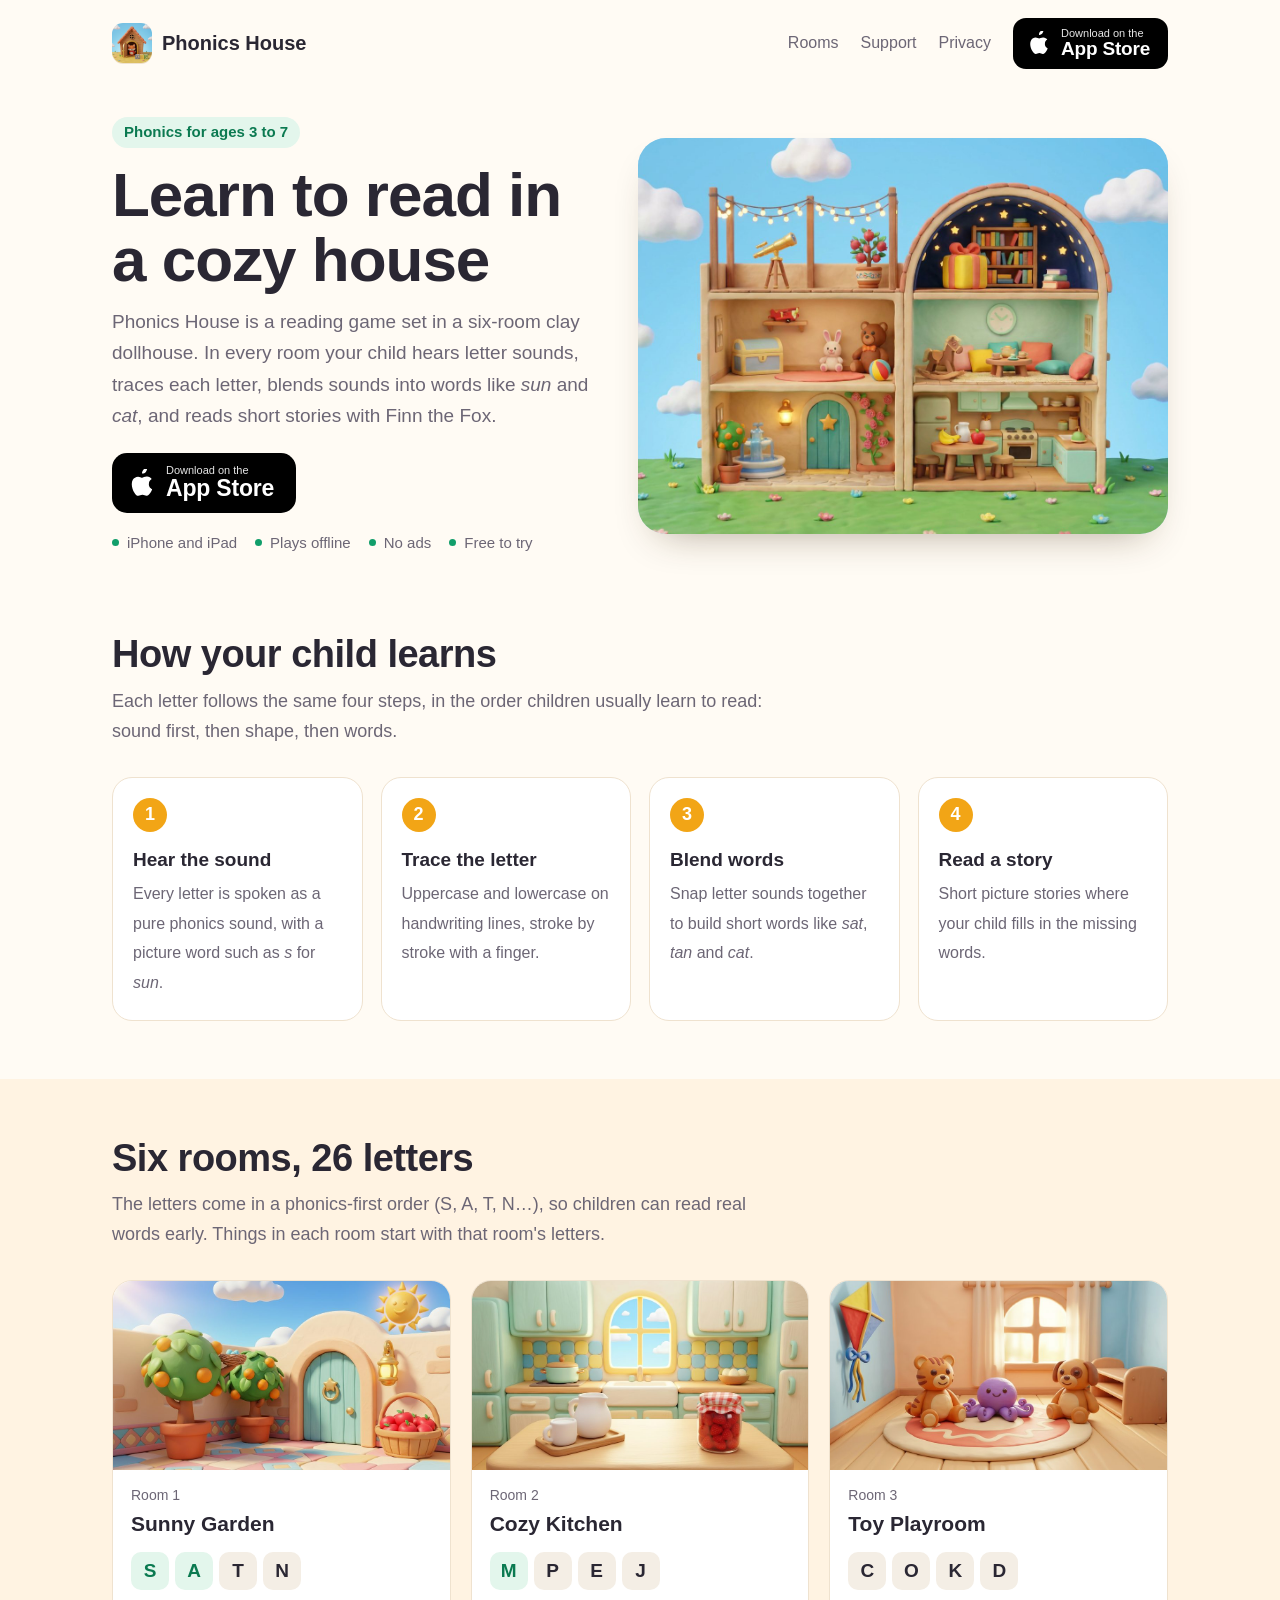
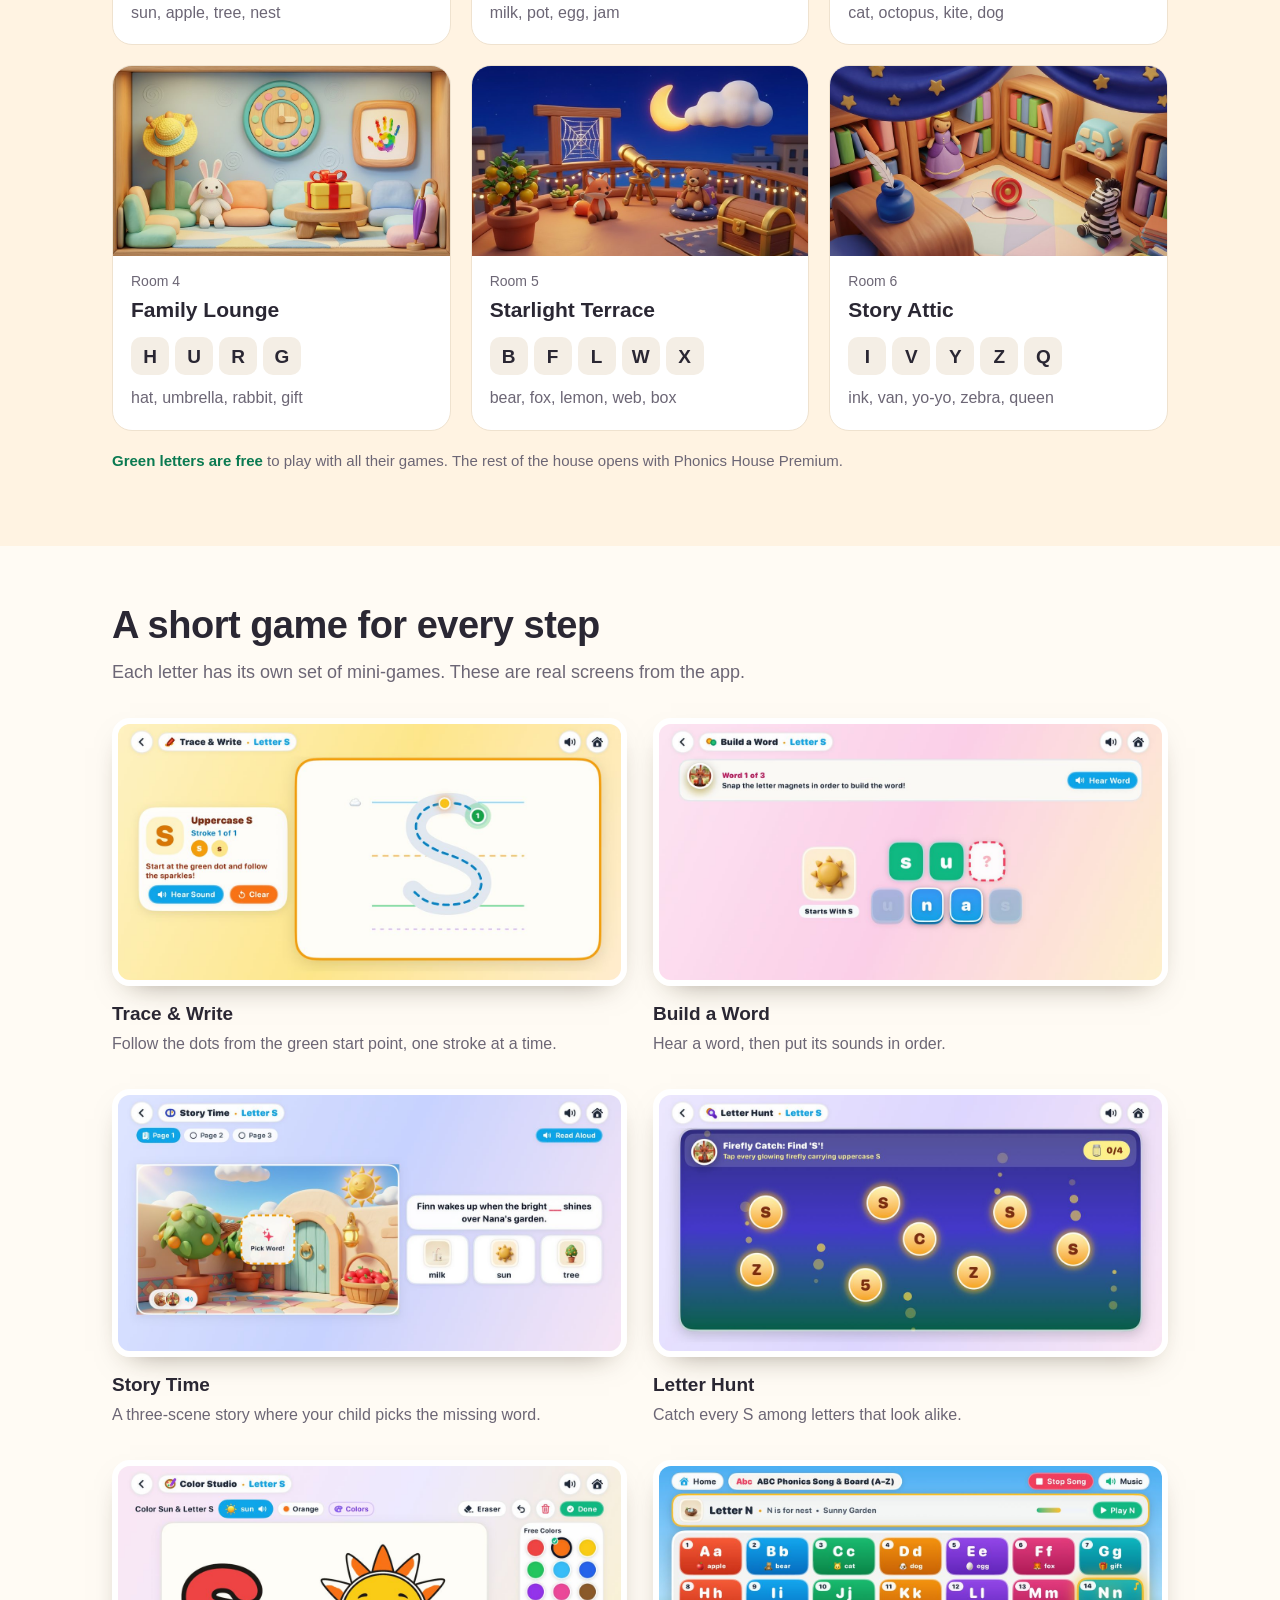
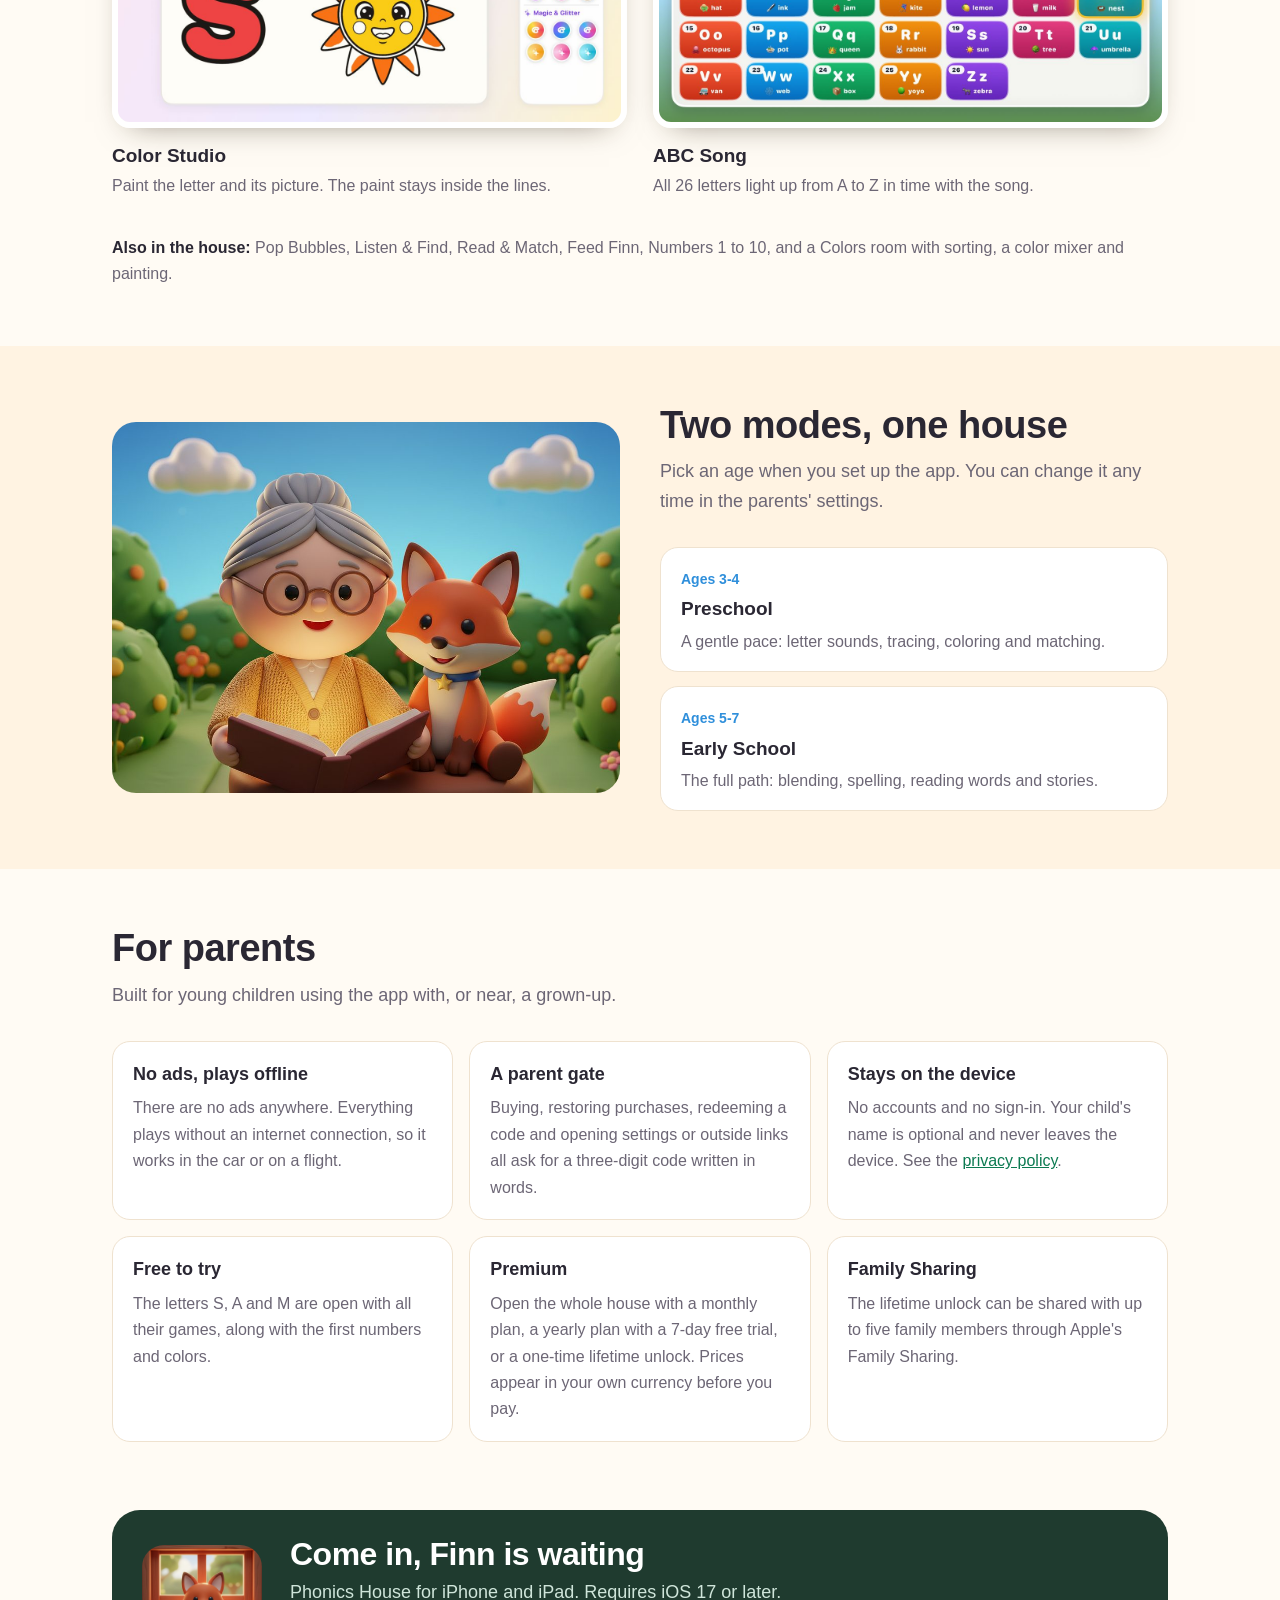
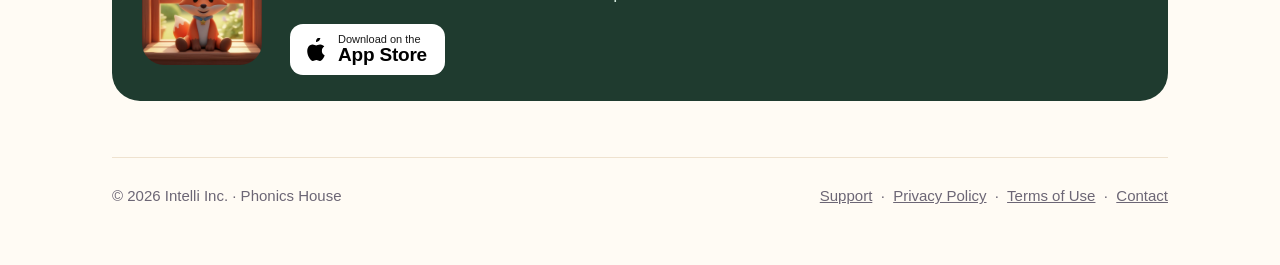
<file: index.html>
<!DOCTYPE html>
<html lang="en">
<head>
<meta charset="utf-8">
<meta name="viewport" content="width=device-width, initial-scale=1">
<title>Phonics House: Learn to Read for Kids 3-7</title>
<meta name="description" content="A phonics reading game for children aged 3 to 7. Six rooms, 26 letters, letter tracing, blending and first stories with Finn the Fox. Works offline, no ads. For iPhone and iPad.">
<link rel="icon" href="assets/favicon.png">
<link rel="apple-touch-icon" href="assets/apple-touch-icon.png">
<link rel="stylesheet" href="assets/site.css">
<meta property="og:title" content="Phonics House: Learn to Read">
<meta property="og:description" content="Phonics for ages 3 to 7 in a cozy six-room house. Letter sounds, tracing, blending and first stories.">
<meta property="og:image" content="https://barqawiz.github.io/kids-learning/assets/og-image.jpg">
<meta name="twitter:card" content="summary_large_image">
</head>
<body>

<div class="wrap">
  <nav class="nav">
    <a class="brand" href="./"><img src="assets/icon.png" alt="" width="40" height="40">Phonics House</a>
    <div class="links">
      <a class="opt" href="#rooms">Rooms</a>
      <a href="support.html">Support</a>
      <a href="privacy.html">Privacy</a>
      <a class="appstore" href="https://apps.apple.com/app/id6837366294" aria-label="Download on the App Store"><svg viewBox="0 0 384 512" aria-hidden="true"><path d="M318.7 268c-.2-37 16.6-65 50.5-85-19-27-47.5-42-85-45-36-3-75 21-89 21-15 0-49-20-76-19-39 .6-75 23-95 58-41 71-10 176 29 234 19 28 42 59 72 58 29-1 40-19 75-19 35 0 45 19 76 18 31-1 51-28 70-56 22-32 31-63 31-65-1-1-60-23-60-90zM262 53c16-20 27-47 24-74-23 1-51 15-68 34-15 17-29 45-25 71 26 2 53-12 69-31z"/></svg><span><small>Download on the</small><strong>App Store</strong></span></a>
    </div>
  </nav>

  <header class="hero">
    <div>
      <span class="eyebrow">Phonics for ages 3 to 7</span>
      <h1>Learn to read in a cozy house</h1>
      <p>Phonics House is a reading game set in a six-room clay dollhouse. In every room your child hears letter sounds, traces each letter, blends sounds into words like <i>sun</i> and <i>cat</i>, and reads short stories with Finn the Fox.</p>
      <a class="appstore lg" href="https://apps.apple.com/app/id6837366294" aria-label="Download on the App Store"><svg viewBox="0 0 384 512" aria-hidden="true"><path d="M318.7 268c-.2-37 16.6-65 50.5-85-19-27-47.5-42-85-45-36-3-75 21-89 21-15 0-49-20-76-19-39 .6-75 23-95 58-41 71-10 176 29 234 19 28 42 59 72 58 29-1 40-19 75-19 35 0 45 19 76 18 31-1 51-28 70-56 22-32 31-63 31-65-1-1-60-23-60-90zM262 53c16-20 27-47 24-74-23 1-51 15-68 34-15 17-29 45-25 71 26 2 53-12 69-31z"/></svg><span><small>Download on the</small><strong>App Store</strong></span></a>
      <ul class="facts">
        <li>iPhone and iPad</li>
        <li>Plays offline</li>
        <li>No ads</li>
        <li>Free to try</li>
      </ul>
    </div>
    <div class="hero-art"><img src="assets/house.jpg" alt="The Phonics House: a clay dollhouse cut open to show a garden, kitchen, playroom, lounge, rooftop terrace and a starry attic library" width="1200" height="896"></div>
  </header>
</div>

<section>
  <div class="wrap">
    <h2>How your child learns</h2>
    <p class="lead">Each letter follows the same four steps, in the order children usually learn to read: sound first, then shape, then words.</p>
    <ol class="steps">
      <li><b>Hear the sound</b><span>Every letter is spoken as a pure phonics sound, with a picture word such as <i>s</i> for <i>sun</i>.</span></li>
      <li><b>Trace the letter</b><span>Uppercase and lowercase on handwriting lines, stroke by stroke with a finger.</span></li>
      <li><b>Blend words</b><span>Snap letter sounds together to build short words like <i>sat</i>, <i>tan</i> and <i>cat</i>.</span></li>
      <li><b>Read a story</b><span>Short picture stories where your child fills in the missing words.</span></li>
    </ol>
  </div>
</section>

<section class="tint" id="rooms">
  <div class="wrap">
    <h2>Six rooms, 26 letters</h2>
    <p class="lead">The letters come in a phonics-first order (S, A, T, N…), so children can read real words early. Things in each room start with that room's letters.</p>
    <div class="rooms">

      <article class="room">
        <img src="assets/room-1.jpg" alt="Sunny Garden: a garden wall with a blue door, orange trees and a basket of apples" width="960" height="549" loading="lazy">
        <div class="body">
          <div class="num">Room 1</div>
          <h3>Sunny Garden</h3>
          <ul class="tiles"><li class="free">S</li><li class="free">A</li><li>T</li><li>N</li></ul>
          <p>sun, apple, tree, nest</p>
        </div>
      </article>

      <article class="room">
        <img src="assets/room-2.jpg" alt="Cozy Kitchen: a pastel kitchen with a milk jug, cups and a jar of jam" width="960" height="549" loading="lazy">
        <div class="body">
          <div class="num">Room 2</div>
          <h3>Cozy Kitchen</h3>
          <ul class="tiles"><li class="free">M</li><li>P</li><li>E</li><li>J</li></ul>
          <p>milk, pot, egg, jam</p>
        </div>
      </article>

      <article class="room">
        <img src="assets/room-3.jpg" alt="Toy Playroom: a teddy bear, a purple octopus, a puppy and a kite" width="960" height="549" loading="lazy">
        <div class="body">
          <div class="num">Room 3</div>
          <h3>Toy Playroom</h3>
          <ul class="tiles"><li>C</li><li>O</li><li>K</li><li>D</li></ul>
          <p>cat, octopus, kite, dog</p>
        </div>
      </article>

      <article class="room">
        <img src="assets/room-4.jpg" alt="Family Lounge: a sofa with a rabbit, a gift box, a hat and an umbrella" width="960" height="549" loading="lazy">
        <div class="body">
          <div class="num">Room 4</div>
          <h3>Family Lounge</h3>
          <ul class="tiles"><li>H</li><li>U</li><li>R</li><li>G</li></ul>
          <p>hat, umbrella, rabbit, gift</p>
        </div>
      </article>

      <article class="room">
        <img src="assets/room-5.jpg" alt="Starlight Terrace: a rooftop at night with a moon, a telescope, a bear and a lemon tree" width="960" height="549" loading="lazy">
        <div class="body">
          <div class="num">Room 5</div>
          <h3>Starlight Terrace</h3>
          <ul class="tiles"><li>B</li><li>F</li><li>L</li><li>W</li><li>X</li></ul>
          <p>bear, fox, lemon, web, box</p>
        </div>
      </article>

      <article class="room">
        <img src="assets/room-6.jpg" alt="Story Attic: a library under a starry curtain with books, an ink pot, a toy van and a zebra" width="960" height="549" loading="lazy">
        <div class="body">
          <div class="num">Room 6</div>
          <h3>Story Attic</h3>
          <ul class="tiles"><li>I</li><li>V</li><li>Y</li><li>Z</li><li>Q</li></ul>
          <p>ink, van, yo-yo, zebra, queen</p>
        </div>
      </article>

    </div>
    <p class="note"><b>Green letters are free</b> to play with all their games. The rest of the house opens with Phonics House Premium.</p>
  </div>
</section>

<section>
  <div class="wrap">
    <h2>A short game for every step</h2>
    <p class="lead">Each letter has its own set of mini-games. These are real screens from the app.</p>
    <div class="screens">
      <div class="screen"><figure><img src="assets/screens/trace.jpg" alt="Trace and Write: tracing an uppercase S on handwriting lines" width="1280" height="666" loading="lazy"><figcaption><b>Trace &amp; Write</b><span>Follow the dots from the green start point, one stroke at a time.</span></figcaption></figure></div>
      <div class="screen"><figure><img src="assets/screens/build.jpg" alt="Build a Word: the letters s and u placed, with n still to add" width="1280" height="666" loading="lazy"><figcaption><b>Build a Word</b><span>Hear a word, then put its sounds in order.</span></figcaption></figure></div>
      <div class="screen"><figure><img src="assets/screens/story.jpg" alt="Story Time: a sentence with a missing word and three picture choices" width="1280" height="666" loading="lazy"><figcaption><b>Story Time</b><span>A three-scene story where your child picks the missing word.</span></figcaption></figure></div>
      <div class="screen"><figure><img src="assets/screens/hunt.jpg" alt="Letter Hunt: glowing letters floating on a night sky" width="1280" height="666" loading="lazy"><figcaption><b>Letter Hunt</b><span>Catch every S among letters that look alike.</span></figcaption></figure></div>
      <div class="screen"><figure><img src="assets/screens/color.jpg" alt="Color Studio: a red letter S next to a painted smiling sun" width="1280" height="666" loading="lazy"><figcaption><b>Color Studio</b><span>Paint the letter and its picture. The paint stays inside the lines.</span></figcaption></figure></div>
      <div class="screen"><figure><img src="assets/screens/abc.jpg" alt="ABC Song board with all 26 letters" width="1280" height="666" loading="lazy"><figcaption><b>ABC Song</b><span>All 26 letters light up from A to Z in time with the song.</span></figcaption></figure></div>
    </div>
    <p class="also"><b>Also in the house:</b> Pop Bubbles, Listen &amp; Find, Read &amp; Match, Feed Finn, Numbers 1 to 10, and a Colors room with sorting, a color mixer and painting.</p>
  </div>
</section>

<section class="tint">
  <div class="wrap split">
    <div class="art"><img src="assets/nana-and-finn.jpg" alt="Nana reading a book outdoors with Finn the Fox beside her" width="1000" height="730" loading="lazy"></div>
    <div>
      <h2>Two modes, one house</h2>
      <p class="lead">Pick an age when you set up the app. You can change it any time in the parents' settings.</p>
      <div class="modes">
        <div class="mode"><span class="age">Ages 3-4</span><h3>Preschool</h3><p>A gentle pace: letter sounds, tracing, coloring and matching.</p></div>
        <div class="mode"><span class="age">Ages 5-7</span><h3>Early School</h3><p>The full path: blending, spelling, reading words and stories.</p></div>
      </div>
    </div>
  </div>
</section>

<section>
  <div class="wrap">
    <h2>For parents</h2>
    <p class="lead">Built for young children using the app with, or near, a grown-up.</p>
    <div class="boxes">
      <div class="box"><h3>No ads, plays offline</h3><p>There are no ads anywhere. Everything plays without an internet connection, so it works in the car or on a flight.</p></div>
      <div class="box"><h3>A parent gate</h3><p>Buying, restoring purchases, redeeming a code and opening settings or outside links all ask for a three-digit code written in words.</p></div>
      <div class="box"><h3>Stays on the device</h3><p>No accounts and no sign-in. Your child's name is optional and never leaves the device. See the <a href="privacy.html">privacy policy</a>.</p></div>
      <div class="box"><h3>Free to try</h3><p>The letters S, A and M are open with all their games, along with the first numbers and colors.</p></div>
      <div class="box"><h3>Premium</h3><p>Open the whole house with a monthly plan, a yearly plan with a 7-day free trial, or a one-time lifetime unlock. Prices appear in your own currency before you pay.</p></div>
      <div class="box"><h3>Family Sharing</h3><p>The lifetime unlock can be shared with up to five family members through Apple's Family Sharing.</p></div>
    </div>
  </div>
</section>

<div class="wrap">
  <div class="band">
    <img src="assets/finn.jpg" alt="Finn the Fox sitting by a window" width="120" height="120" loading="lazy">
    <div>
      <h2>Come in, Finn is waiting</h2>
      <p>Phonics House for iPhone and iPad. Requires iOS 17 or later.</p>
      <a class="appstore" href="https://apps.apple.com/app/id6837366294" aria-label="Download on the App Store"><svg viewBox="0 0 384 512" aria-hidden="true"><path d="M318.7 268c-.2-37 16.6-65 50.5-85-19-27-47.5-42-85-45-36-3-75 21-89 21-15 0-49-20-76-19-39 .6-75 23-95 58-41 71-10 176 29 234 19 28 42 59 72 58 29-1 40-19 75-19 35 0 45 19 76 18 31-1 51-28 70-56 22-32 31-63 31-65-1-1-60-23-60-90zM262 53c16-20 27-47 24-74-23 1-51 15-68 34-15 17-29 45-25 71 26 2 53-12 69-31z"/></svg><span><small>Download on the</small><strong>App Store</strong></span></a>
    </div>
  </div>

  <footer>
    <div class="row">
      <div>&copy; 2026 Intelli Inc. &middot; Phonics House</div>
      <div>
        <a href="support.html">Support</a> &nbsp;&middot;&nbsp;
        <a href="privacy.html">Privacy Policy</a> &nbsp;&middot;&nbsp;
        <a href="https://www.apple.com/legal/internet-services/itunes/dev/stdeula/">Terms of Use</a> &nbsp;&middot;&nbsp;
        <a href="mailto:intellinode.comp@gmail.com">Contact</a>
      </div>
    </div>
  </footer>
</div>

</body>
</html>
</file>
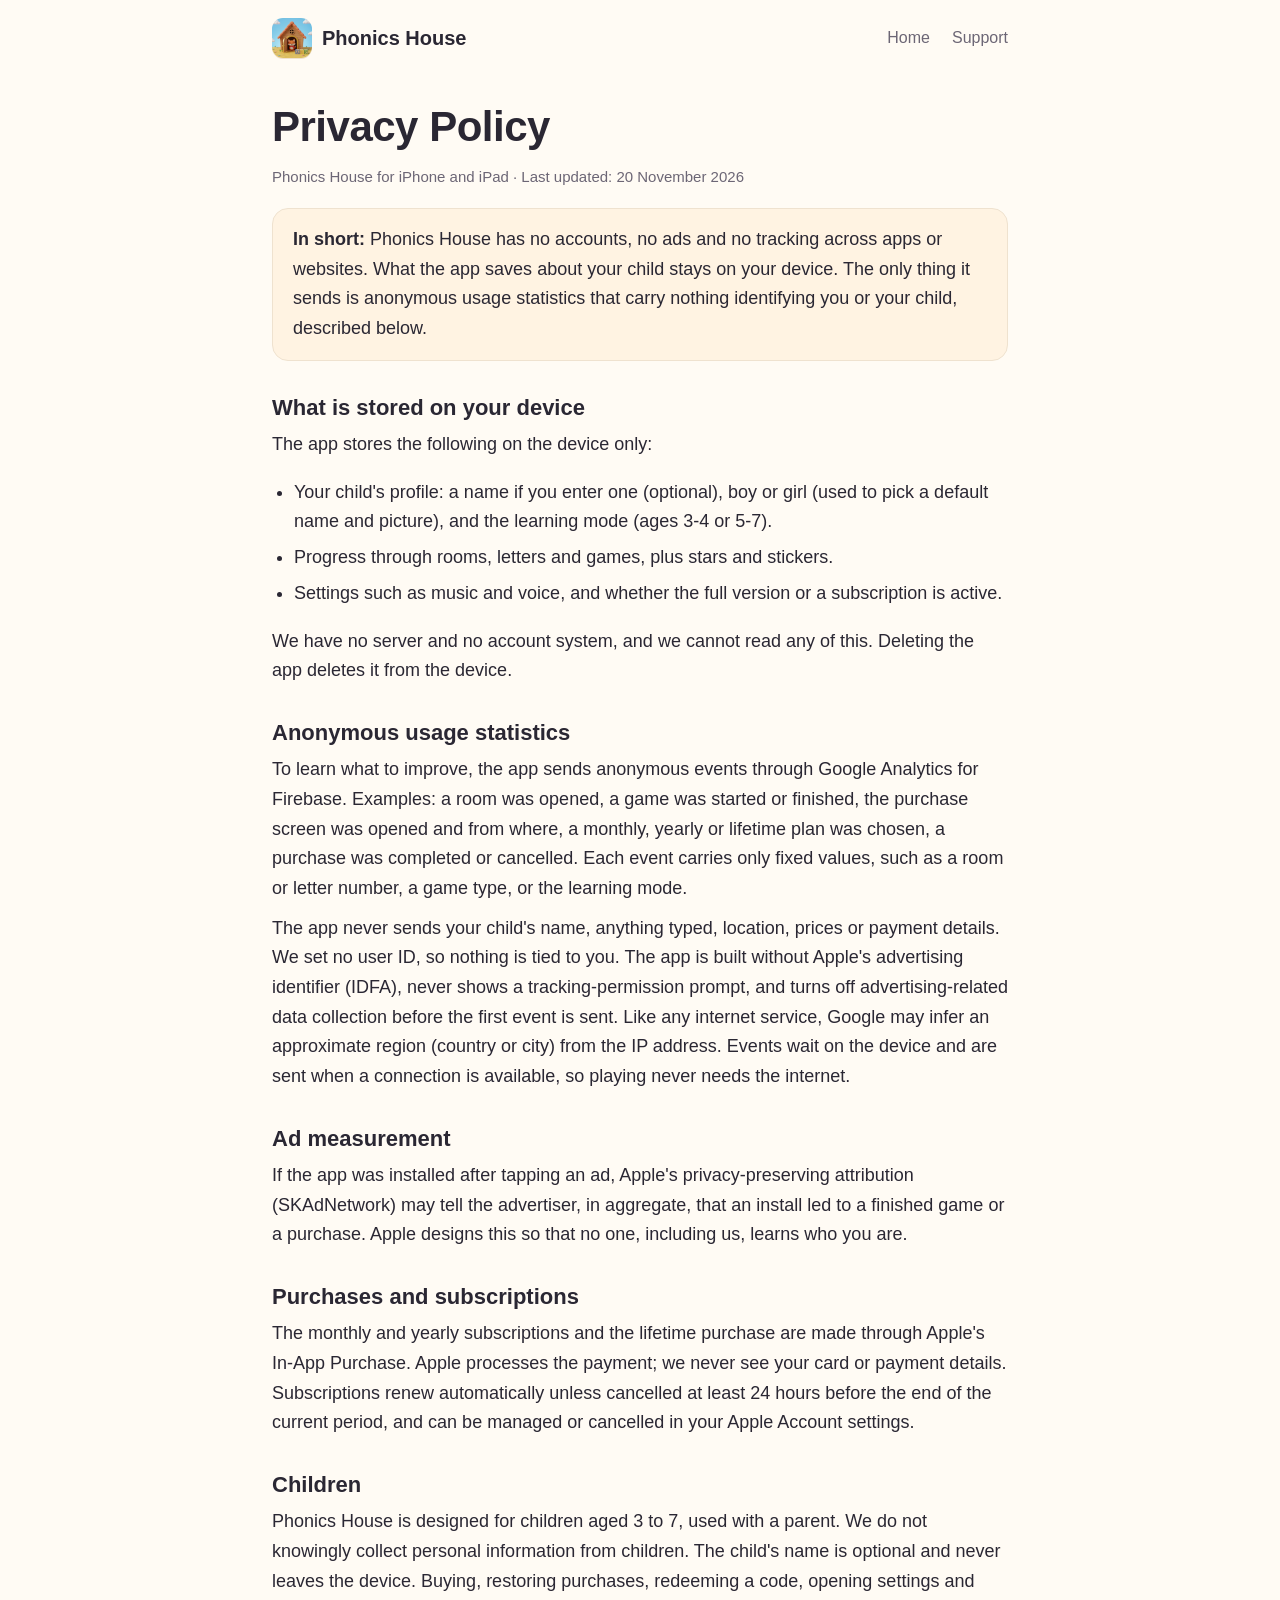
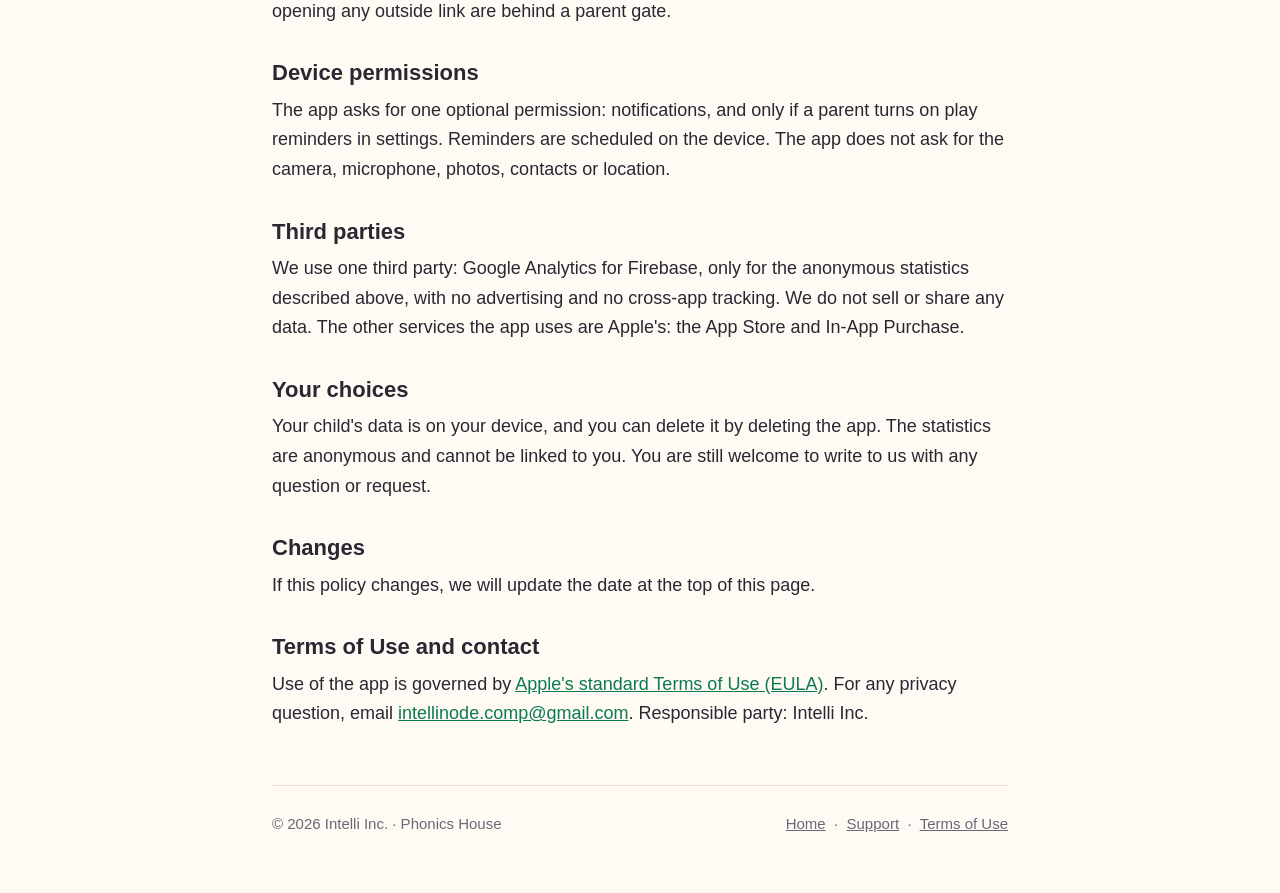
<file: privacy.html>
<!DOCTYPE html>
<html lang="en">
<head>
<meta charset="utf-8">
<meta name="viewport" content="width=device-width, initial-scale=1">
<title>Privacy Policy · Phonics House</title>
<meta name="description" content="Privacy Policy for Phonics House, a phonics reading game for children aged 3 to 7.">
<link rel="icon" href="assets/favicon.png">
<link rel="apple-touch-icon" href="assets/apple-touch-icon.png">
<link rel="stylesheet" href="assets/site.css">
</head>
<body>
<div class="wrap narrow">

  <nav class="nav">
    <a class="brand" href="./"><img src="assets/icon.png" alt="" width="40" height="40">Phonics House</a>
    <div class="links"><a href="./">Home</a><a href="support.html">Support</a></div>
  </nav>

  <main class="doc">
    <h1>Privacy Policy</h1>
    <p class="meta">Phonics House for iPhone and iPad &middot; Last updated: 20 November 2026</p>

    <div class="summary"><strong>In short:</strong> Phonics House has no accounts, no ads and no tracking across apps or websites. What the app saves about your child stays on your device. The only thing it sends is anonymous usage statistics that carry nothing identifying you or your child, described below.</div>

    <h2>What is stored on your device</h2>
    <p>The app stores the following on the device only:</p>
    <ul>
      <li>Your child's profile: a name if you enter one (optional), boy or girl (used to pick a default name and picture), and the learning mode (ages 3-4 or 5-7).</li>
      <li>Progress through rooms, letters and games, plus stars and stickers.</li>
      <li>Settings such as music and voice, and whether the full version or a subscription is active.</li>
    </ul>
    <p>We have no server and no account system, and we cannot read any of this. Deleting the app deletes it from the device.</p>

    <h2>Anonymous usage statistics</h2>
    <p>To learn what to improve, the app sends anonymous events through Google Analytics for Firebase. Examples: a room was opened, a game was started or finished, the purchase screen was opened and from where, a monthly, yearly or lifetime plan was chosen, a purchase was completed or cancelled. Each event carries only fixed values, such as a room or letter number, a game type, or the learning mode.</p>
    <p>The app never sends your child's name, anything typed, location, prices or payment details. We set no user ID, so nothing is tied to you. The app is built without Apple's advertising identifier (IDFA), never shows a tracking-permission prompt, and turns off advertising-related data collection before the first event is sent. Like any internet service, Google may infer an approximate region (country or city) from the IP address. Events wait on the device and are sent when a connection is available, so playing never needs the internet.</p>

    <h2>Ad measurement</h2>
    <p>If the app was installed after tapping an ad, Apple's privacy-preserving attribution (SKAdNetwork) may tell the advertiser, in aggregate, that an install led to a finished game or a purchase. Apple designs this so that no one, including us, learns who you are.</p>

    <h2>Purchases and subscriptions</h2>
    <p>The monthly and yearly subscriptions and the lifetime purchase are made through Apple's In-App Purchase. Apple processes the payment; we never see your card or payment details. Subscriptions renew automatically unless cancelled at least 24 hours before the end of the current period, and can be managed or cancelled in your Apple Account settings.</p>

    <h2>Children</h2>
    <p>Phonics House is designed for children aged 3 to 7, used with a parent. We do not knowingly collect personal information from children. The child's name is optional and never leaves the device. Buying, restoring purchases, redeeming a code, opening settings and opening any outside link are behind a parent gate.</p>

    <h2>Device permissions</h2>
    <p>The app asks for one optional permission: notifications, and only if a parent turns on play reminders in settings. Reminders are scheduled on the device. The app does not ask for the camera, microphone, photos, contacts or location.</p>

    <h2>Third parties</h2>
    <p>We use one third party: Google Analytics for Firebase, only for the anonymous statistics described above, with no advertising and no cross-app tracking. We do not sell or share any data. The other services the app uses are Apple's: the App Store and In-App Purchase.</p>

    <h2>Your choices</h2>
    <p>Your child's data is on your device, and you can delete it by deleting the app. The statistics are anonymous and cannot be linked to you. You are still welcome to write to us with any question or request.</p>

    <h2>Changes</h2>
    <p>If this policy changes, we will update the date at the top of this page.</p>

    <h2>Terms of Use and contact</h2>
    <p>Use of the app is governed by <a href="https://www.apple.com/legal/internet-services/itunes/dev/stdeula/">Apple's standard Terms of Use (EULA)</a>. For any privacy question, email <a href="mailto:intellinode.comp@gmail.com">intellinode.comp@gmail.com</a>. Responsible party: Intelli Inc.</p>
  </main>

  <footer>
    <div class="row">
      <div>&copy; 2026 Intelli Inc. &middot; Phonics House</div>
      <div><a href="./">Home</a> &nbsp;&middot;&nbsp; <a href="support.html">Support</a> &nbsp;&middot;&nbsp; <a href="https://www.apple.com/legal/internet-services/itunes/dev/stdeula/">Terms of Use</a></div>
    </div>
  </footer>
</div>
</body>
</html>
</file>
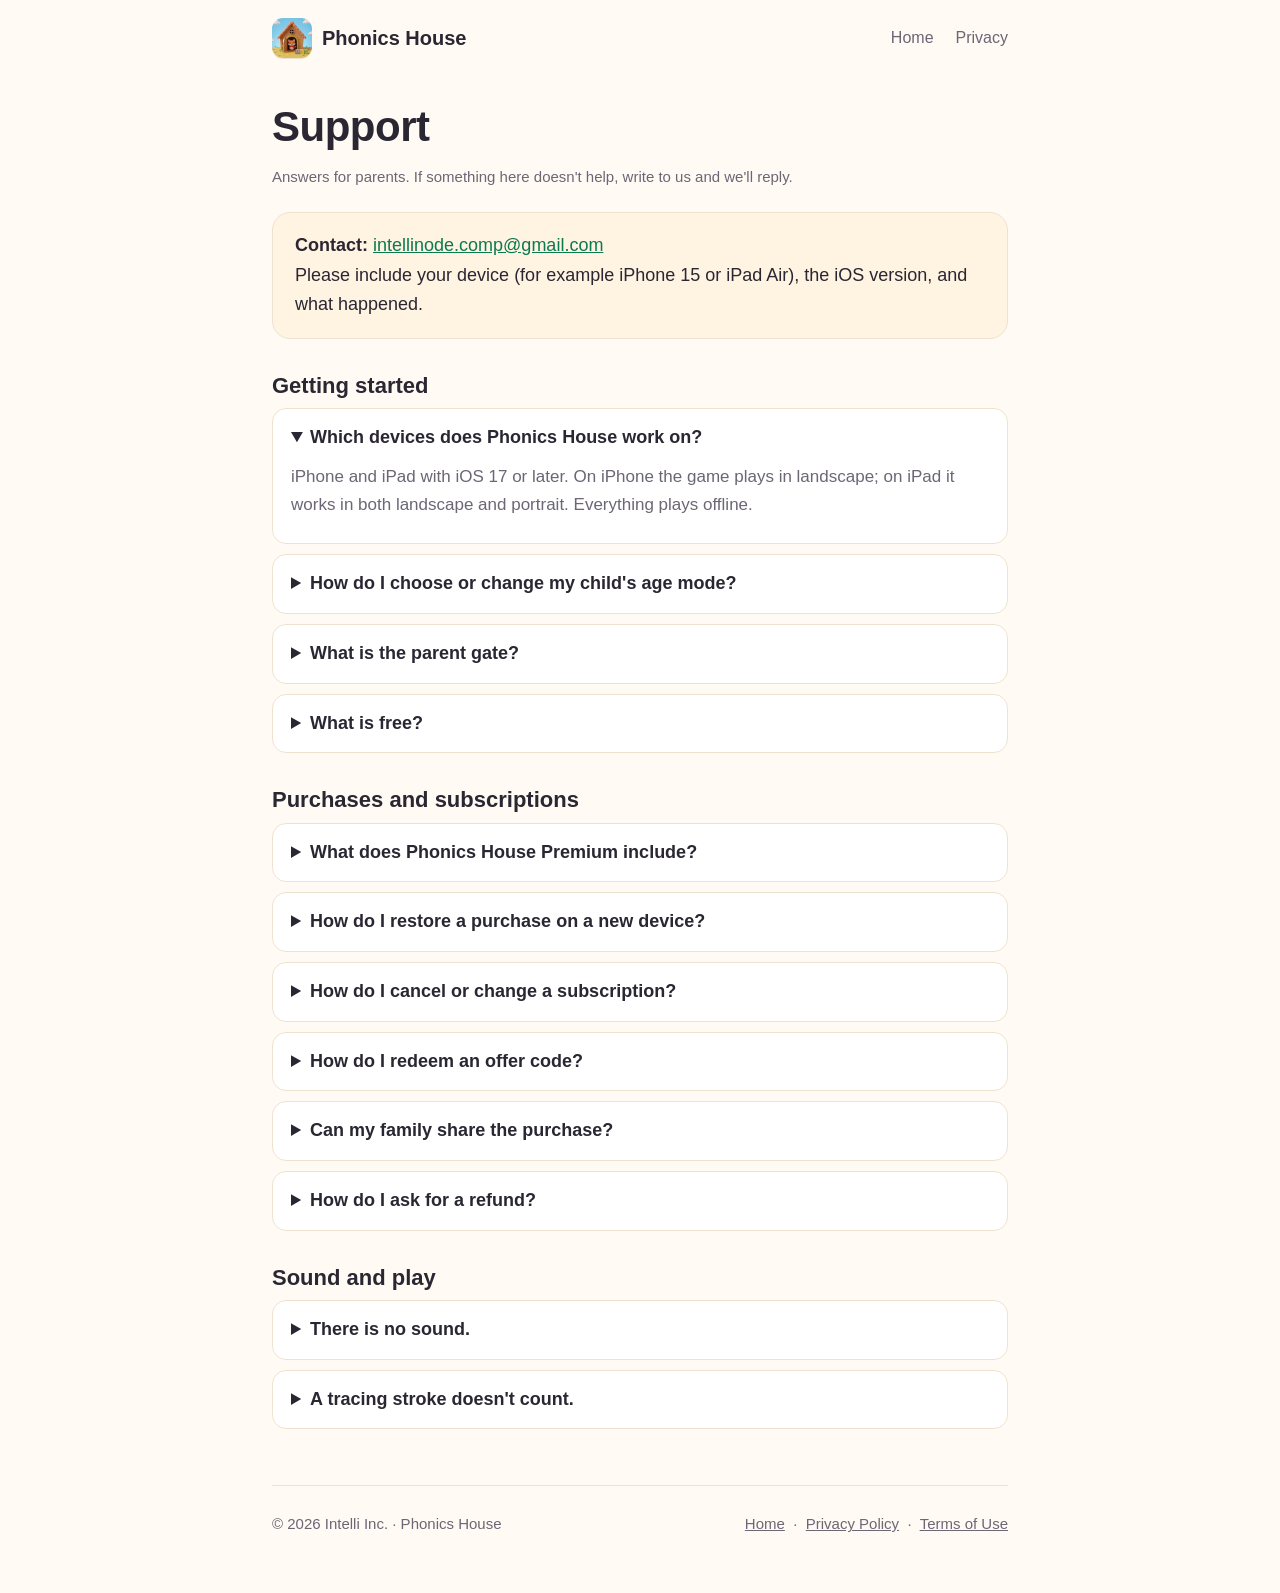
<file: support.html>
<!DOCTYPE html>
<html lang="en">
<head>
<meta charset="utf-8">
<meta name="viewport" content="width=device-width, initial-scale=1">
<title>Support · Phonics House</title>
<meta name="description" content="Help with Phonics House: the parent gate, purchases, subscriptions, restoring, offer codes and contact.">
<link rel="icon" href="assets/favicon.png">
<link rel="apple-touch-icon" href="assets/apple-touch-icon.png">
<link rel="stylesheet" href="assets/site.css">
</head>
<body>
<div class="wrap narrow">

  <nav class="nav">
    <a class="brand" href="./"><img src="assets/icon.png" alt="" width="40" height="40">Phonics House</a>
    <div class="links"><a href="./">Home</a><a href="privacy.html">Privacy</a></div>
  </nav>

  <main class="doc">
    <h1>Support</h1>
    <p class="meta">Answers for parents. If something here doesn't help, write to us and we'll reply.</p>

    <div class="contact">
      <strong>Contact:</strong> <a href="mailto:intellinode.comp@gmail.com?subject=Phonics%20House%20Support">intellinode.comp@gmail.com</a><br>
      Please include your device (for example iPhone 15 or iPad Air), the iOS version, and what happened.
    </div>

    <div class="faq">
      <h2>Getting started</h2>

      <details open>
        <summary>Which devices does Phonics House work on?</summary>
        <p>iPhone and iPad with iOS 17 or later. On iPhone the game plays in landscape; on iPad it works in both landscape and portrait. Everything plays offline.</p>
      </details>

      <details>
        <summary>How do I choose or change my child's age mode?</summary>
        <p>You pick Preschool (ages 3-4) or Early School (ages 5-7) during setup. To change it later, tap the gear button on the home screen, pass the parent gate and choose a mode under Child Learning Profile.</p>
      </details>

      <details>
        <summary>What is the parent gate?</summary>
        <p>Before buying, restoring purchases, redeeming a code or opening settings, the app shows three numbers written as words (for example "Four · Two · Seven"). Tap the matching digits to continue. It keeps young children from buying or leaving the app by accident.</p>
      </details>

      <details>
        <summary>What is free?</summary>
        <p>The letters S, A and M are open with all their games, along with the first numbers and colors. Everything else opens with Phonics House Premium.</p>
      </details>

      <h2>Purchases and subscriptions</h2>

      <details>
        <summary>What does Phonics House Premium include?</summary>
        <p>All six rooms, all 26 letters, every mini-game and story, plus the full Numbers and Colors sections. You can choose a monthly plan, a yearly plan with a 7-day free trial for new subscribers, or a one-time lifetime unlock. The app shows each price in your own currency before you pay.</p>
      </details>

      <details>
        <summary>How do I restore a purchase on a new device?</summary>
        <ol>
          <li>Sign in to the App Store with the same Apple Account you used to buy.</li>
          <li>Open Phonics House and tap any locked room or letter, or open settings with the gear button.</li>
          <li>Pass the parent gate and tap <b>Restore Purchases</b>.</li>
        </ol>
      </details>

      <details>
        <summary>How do I cancel or change a subscription?</summary>
        <p>Open the Settings app on your iPhone or iPad, tap your name, then <b>Subscriptions</b>, and choose Phonics House Premium. Subscribers can also tap <b>Manage Subscription</b> in the app's settings. Cancel at least 24 hours before the current period ends to avoid the next charge. Apple's guide: <a href="https://support.apple.com/118428">Cancel a subscription from Apple</a>.</p>
      </details>

      <details>
        <summary>How do I redeem an offer code?</summary>
        <p>On the purchase screen tap <b>Redeem Code</b>, or open settings and tap <b>Redeem Offer Code</b>, then enter the code in Apple's sheet. You can also redeem a code in the App Store app by tapping your account picture and then <b>Redeem Gift Card or Code</b>.</p>
      </details>

      <details>
        <summary>Can my family share the purchase?</summary>
        <p>Yes for the lifetime unlock: it works with Apple's Family Sharing, so family members in your Family Sharing group get it too. The monthly and yearly subscriptions are for the Apple Account that bought them.</p>
      </details>

      <details>
        <summary>How do I ask for a refund?</summary>
        <p>Apple handles all payments and refunds. Request one at <a href="https://reportaproblem.apple.com">reportaproblem.apple.com</a>.</p>
      </details>

      <h2>Sound and play</h2>

      <details>
        <summary>There is no sound.</summary>
        <p>Check that the side switch is not on silent and the volume is up. In the app's settings you can turn background music and the voice on or off separately.</p>
      </details>

      <details>
        <summary>A tracing stroke doesn't count.</summary>
        <p>Start at the green dot and follow the dotted path in one go. If the finger wanders far from the line, the stroke resets so your child can try again.</p>
      </details>
    </div>
  </main>

  <footer>
    <div class="row">
      <div>&copy; 2026 Intelli Inc. &middot; Phonics House</div>
      <div><a href="./">Home</a> &nbsp;&middot;&nbsp; <a href="privacy.html">Privacy Policy</a> &nbsp;&middot;&nbsp; <a href="https://www.apple.com/legal/internet-services/itunes/dev/stdeula/">Terms of Use</a></div>
    </div>
  </footer>
</div>
</body>
</html>
</file>
<file: assets/site.css>
:root{
  --bg:#FFFBF4; --panel:#FFF3E2; --card:#FFFFFF; --line:#EFE2CF;
  --ink:#2A2733; --muted:#6C6675; --green:#119E6A; --green-dark:#0B7A51;
  --sky:#2F8FDB; --sun:#F2A516; --rose:#E5536F;
  --radius:20px;
}
*{box-sizing:border-box}
html{scroll-behavior:smooth}
body{margin:0;background:var(--bg);color:var(--ink);
  font:18px/1.65 ui-rounded,"SF Pro Rounded",-apple-system,BlinkMacSystemFont,"Segoe UI",Roboto,"Helvetica Neue",Arial,sans-serif;
  -webkit-font-smoothing:antialiased;overflow-x:hidden}
img{max-width:100%;height:auto;display:block}
a{color:var(--green-dark)}
.wrap{max-width:1100px;margin:0 auto;padding:0 22px}
.narrow{max-width:780px}

/* Navigation */
.nav{display:flex;align-items:center;justify-content:space-between;gap:16px;padding:18px 0}
.brand{display:flex;align-items:center;gap:10px;font-weight:700;font-size:20px;color:var(--ink);text-decoration:none}
.brand img{width:40px;height:40px;border-radius:11px;box-shadow:0 1px 0 var(--line)}
.links{display:flex;align-items:center;gap:22px;font-size:16px}
.links a{color:var(--muted);text-decoration:none}
.links a:hover{color:var(--ink)}
@media(max-width:640px){.links .appstore{display:none}.links{gap:16px}}
@media(max-width:430px){.links a.opt{display:none}.brand{font-size:18px;white-space:nowrap}.brand img{width:34px;height:34px}}

/* App Store button */
.appstore{display:inline-flex;align-items:center;gap:10px;background:#000;color:#fff;border-radius:13px;
  padding:9px 18px 9px 14px;text-decoration:none;line-height:1.1;font-family:-apple-system,BlinkMacSystemFont,"Segoe UI",Roboto,Helvetica,Arial,sans-serif}
.appstore svg{width:24px;height:24px;fill:#fff;flex:none}
.appstore small{display:block;font-size:11px;opacity:.9}
.appstore strong{display:block;font-size:19px;font-weight:600;letter-spacing:-.2px}
.appstore.lg{padding:11px 22px 11px 16px;border-radius:15px}
.appstore.lg svg{width:28px;height:28px}
.appstore.lg strong{font-size:23px}
.links .appstore{color:#fff}

/* Hero */
.hero{display:grid;grid-template-columns:1fr 1.1fr;gap:44px;align-items:center;padding:30px 0 20px}
@media(max-width:880px){.hero{grid-template-columns:1fr;gap:26px;padding-top:10px}}
.eyebrow{display:inline-block;font-size:15px;font-weight:600;color:var(--green-dark);background:#E3F6EC;
  border-radius:999px;padding:3px 12px;margin-bottom:14px}
.hero h1{font-size:clamp(40px,6.5vw,62px);line-height:1.05;margin:0 0 14px;letter-spacing:-1px}
.hero p{margin:0 0 22px;color:var(--muted);font-size:19px;max-width:520px}
.facts{display:flex;flex-wrap:wrap;gap:8px 18px;margin:18px 0 0;padding:0;list-style:none;font-size:15px;color:var(--muted)}
.facts li::before{content:"";display:inline-block;width:7px;height:7px;border-radius:50%;background:var(--green);margin-right:8px;vertical-align:2px}
.hero-art{border-radius:28px;overflow:hidden;box-shadow:0 18px 40px -22px rgba(60,40,10,.45);background:#bfe3f6}

/* Sections */
section{padding:58px 0}
section.tint{background:var(--panel)}
h2{font-size:clamp(28px,4.2vw,38px);line-height:1.15;margin:0 0 10px;letter-spacing:-.5px}
.lead{color:var(--muted);margin:0 0 30px;max-width:680px}

/* Learning path */
.steps{display:grid;grid-template-columns:repeat(4,1fr);gap:18px;padding:0;margin:0;list-style:none;counter-reset:step}
@media(max-width:880px){.steps{grid-template-columns:repeat(2,1fr)}}
@media(max-width:520px){.steps{grid-template-columns:1fr}}
.steps li{background:var(--card);border:1px solid var(--line);border-radius:var(--radius);padding:20px 20px 22px;counter-increment:step}
.steps li::before{content:counter(step);display:grid;place-items:center;width:34px;height:34px;border-radius:50%;
  background:var(--sun);color:#fff;font-weight:700;margin-bottom:12px}
.steps b{display:block;font-size:19px;margin-bottom:4px}
.steps span{color:var(--muted);font-size:16px}

/* Rooms */
.rooms{display:grid;grid-template-columns:repeat(3,1fr);gap:20px}
@media(max-width:900px){.rooms{grid-template-columns:repeat(2,1fr)}}
@media(max-width:560px){.rooms{grid-template-columns:1fr}}
.room{background:var(--card);border:1px solid var(--line);border-radius:var(--radius);overflow:hidden}
.room img{aspect-ratio:16/9;object-fit:cover;width:100%}
.room .body{padding:14px 18px 18px}
.room .num{font-size:14px;color:var(--muted)}
.room h3{margin:0 0 10px;font-size:21px}
.tiles{display:flex;flex-wrap:wrap;gap:6px;margin:0 0 10px;padding:0;list-style:none}
.tiles li{width:38px;height:38px;display:grid;place-items:center;border-radius:10px;background:#F4EEE5;font-weight:700;font-size:19px}
.tiles li.free{background:#E3F6EC;color:var(--green-dark)}
.room p{margin:0;color:var(--muted);font-size:16px}
.note{font-size:15px;color:var(--muted);margin-top:18px}
.note b{color:var(--green-dark)}

/* Screens */
.screens{display:grid;grid-template-columns:repeat(2,1fr);gap:30px 26px}
@media(max-width:760px){.screens{grid-template-columns:1fr}}
.screen figure{margin:0}
.screen img{border-radius:18px;border:6px solid #fff;box-shadow:0 12px 30px -18px rgba(40,30,10,.55);aspect-ratio:1280/666;object-fit:cover;width:100%}
.screen figcaption{margin-top:12px}
.screen b{display:block;font-size:19px}
.screen span{color:var(--muted);font-size:16px}
.also{margin:34px 0 0;color:var(--muted);font-size:16px}
.also b{color:var(--ink)}

/* Age modes */
.split{display:grid;grid-template-columns:1fr 1fr;gap:40px;align-items:center}
@media(max-width:820px){.split{grid-template-columns:1fr;gap:24px}}
.split .art{border-radius:24px;overflow:hidden}
.modes{display:grid;gap:14px}
.mode{background:var(--card);border:1px solid var(--line);border-radius:18px;padding:16px 20px}
.mode h3{margin:0 0 2px;font-size:19px}
.mode .age{font-size:14px;font-weight:600;color:var(--sky)}
.mode p{margin:4px 0 0;color:var(--muted);font-size:16px}

/* Parents */
.boxes{display:grid;grid-template-columns:repeat(3,1fr);gap:16px}
@media(max-width:900px){.boxes{grid-template-columns:repeat(2,1fr)}}
@media(max-width:560px){.boxes{grid-template-columns:1fr}}
.box{background:var(--card);border:1px solid var(--line);border-radius:18px;padding:18px 20px}
.box h3{margin:0 0 6px;font-size:18px}
.box p{margin:0;color:var(--muted);font-size:16px}

/* Download band */
.band{display:flex;align-items:center;gap:28px;background:#1F3B2F;color:#fff;border-radius:28px;padding:26px 30px;margin:10px 0 0}
.band img{width:120px;height:120px;border-radius:22px;flex:none}
.band h2{color:#fff;font-size:clamp(24px,3.4vw,32px);margin:0 0 6px}
.band p{margin:0 0 16px;color:#CFE5DA}
.band .appstore{background:#fff;color:#000}
.band .appstore svg{fill:#000}
@media(max-width:600px){.band{flex-direction:column;align-items:flex-start;padding:24px}}

/* Long-form pages */
.doc h1{font-size:clamp(32px,5vw,42px);margin:16px 0 4px;letter-spacing:-.5px}
.doc h2{font-size:22px;margin:34px 0 6px;letter-spacing:0}
.doc .meta{color:var(--muted);font-size:15px;margin:0 0 18px}
.doc .summary{background:var(--panel);border:1px solid var(--line);border-radius:16px;padding:16px 20px;margin:18px 0}
.doc ul{padding-left:22px}
.doc li{margin:6px 0}
.doc p{margin:10px 0}
.faq details{background:var(--card);border:1px solid var(--line);border-radius:14px;padding:14px 18px;margin:10px 0}
.faq summary{cursor:pointer;font-weight:700}
.faq details p,.faq details ol,.faq details ul{color:var(--muted);font-size:17px}
.contact{background:var(--panel);border:1px solid var(--line);border-radius:18px;padding:18px 22px;margin:22px 0}

footer{border-top:1px solid var(--line);margin-top:56px;padding:26px 0 56px;color:var(--muted);font-size:15px}
footer .row{display:flex;flex-wrap:wrap;gap:10px 22px;justify-content:space-between;align-items:center}
footer a{color:var(--muted)}
footer a:hover{color:var(--ink)}
</file>
